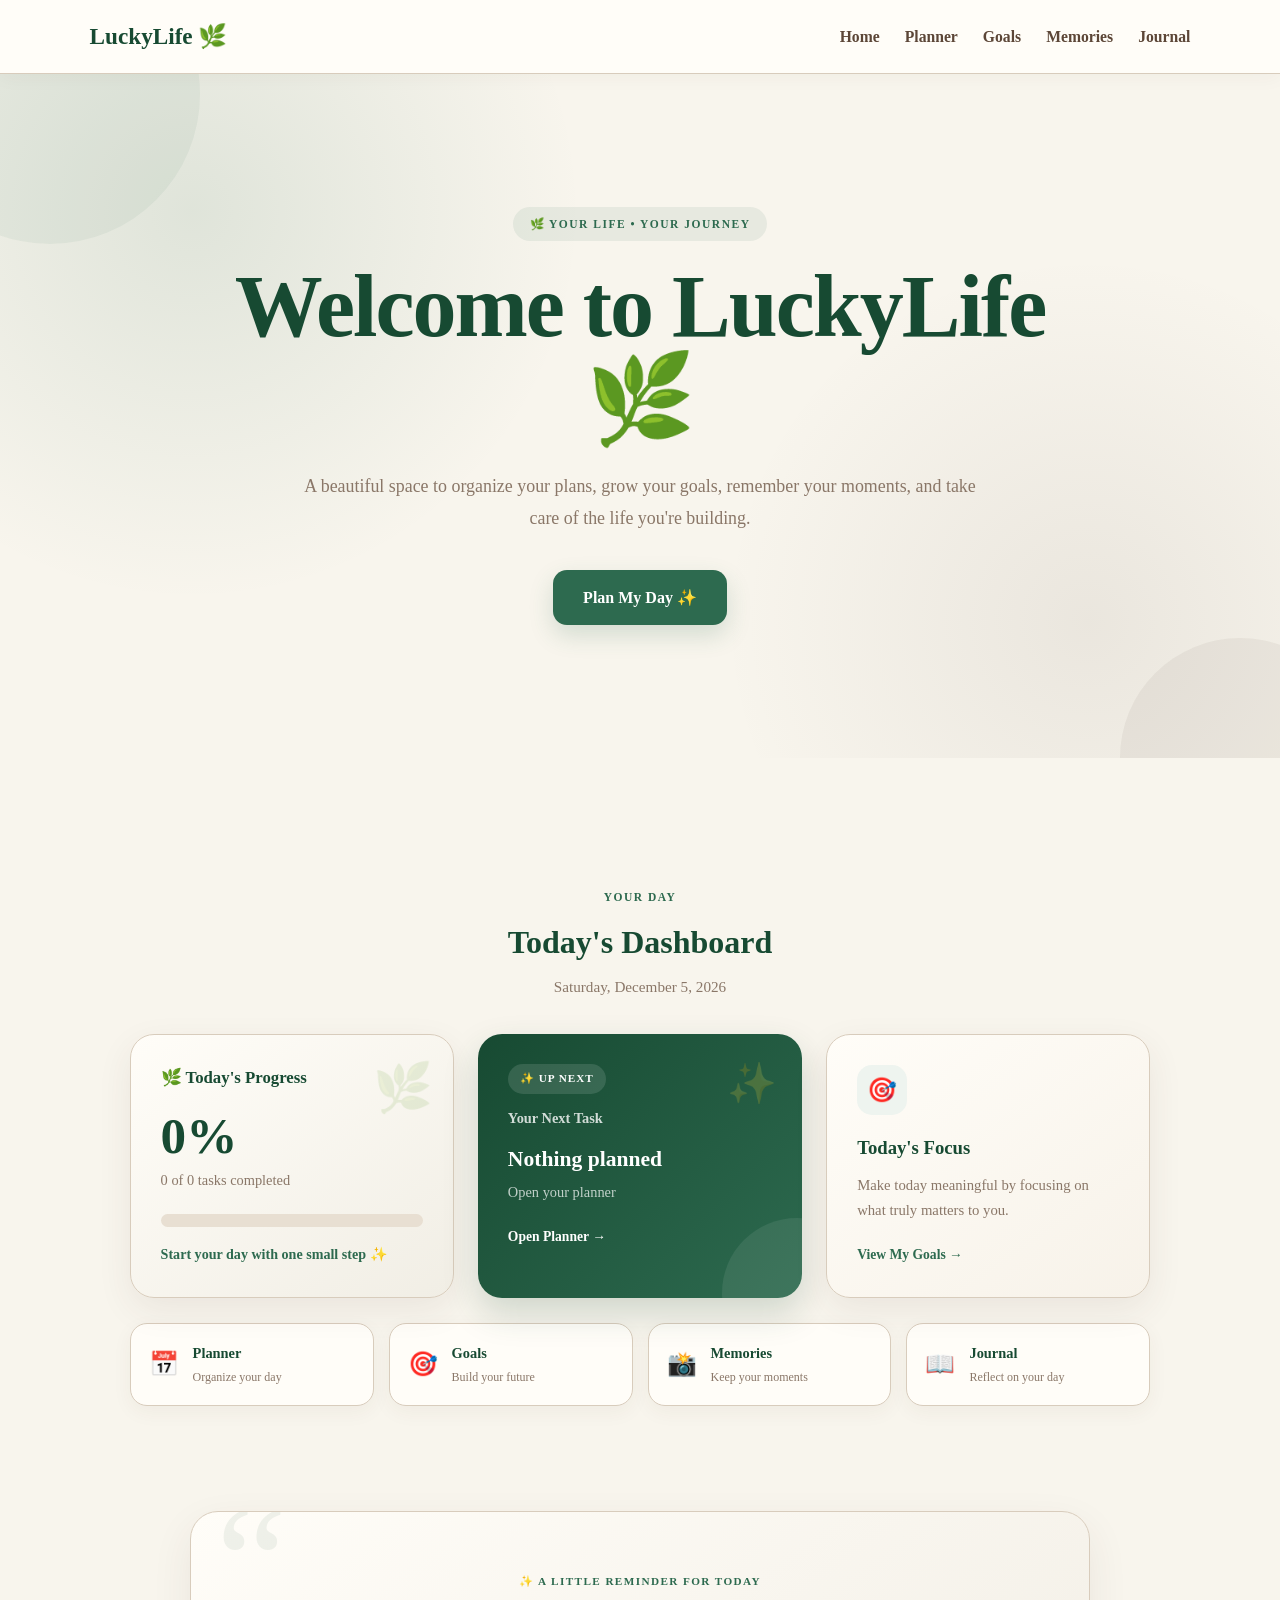
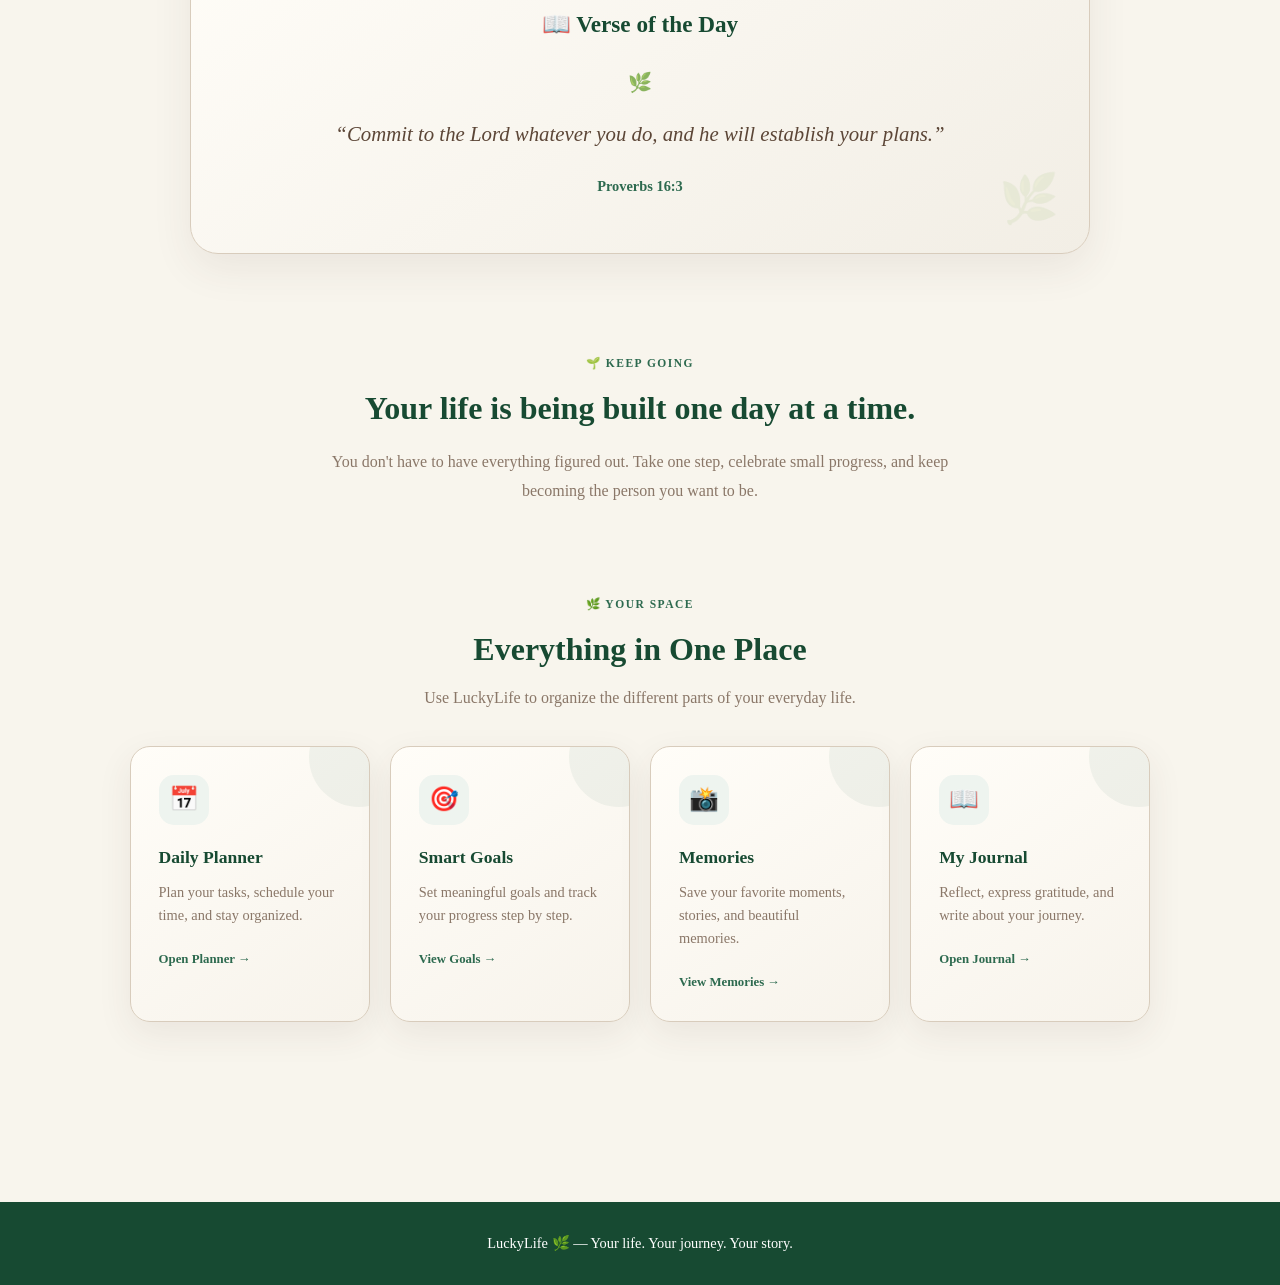
<file: index.html>
<!DOCTYPE html>
<html lang="en">
<head>
  <meta charset="UTF-8">
  <meta name="viewport" content="width=device-width, initial-scale=1.0">

  <title>LuckyLife 🌿</title>

  <!-- Shared CSS -->
  <link rel="stylesheet" href="style.css">

  <!-- Home Page CSS -->
  <link rel="stylesheet" href="css/home.css">
</head>

<body>

  <!-- ========================================
       NAVIGATION
  ======================================== -->

  <nav class="navbar">

    <div class="logo">
      LuckyLife 🌿
    </div>

    <div class="nav-links">

      <a href="index.html" class="active">
        Home
      </a>

      <a href="pages/planner.html">
        Planner
      </a>

      <a href="pages/goals.html">
        Goals
      </a>

      <a href="pages/memories.html">
        Memories
      </a>

      <a href="pages/journal.html">
        Journal
      </a>

    </div>

  </nav>


  <!-- ========================================
       HERO
  ======================================== -->

  <section class="hero">

    <div class="hero-content">

      <h1>
        Welcome to LuckyLife 🌿
      </h1>

      <p>
        A beautiful space to organize your plans,
        grow your goals, remember your moments,
        and take care of the life you're building.
      </p>

      <a href="pages/planner.html" class="hero-button">
        Plan My Day ✨
      </a>

    </div>

  </section>


  <!-- ========================================
       TODAY'S DASHBOARD
  ======================================== -->

  <main>

    <section class="dashboard">

      <div class="container">

        <div class="dashboard-heading">

          <span class="dashboard-label">
            YOUR DAY
          </span>

          <h2>
            Today's Dashboard
          </h2>

          <p id="todayDate">
            Loading today's date...
          </p>

        </div>


        <!-- Dashboard Cards -->

        <div class="dashboard-grid">


          <!-- ==================================
               PROGRESS CARD
          ================================== -->

          <div class="progress-card">

            <h3>
              🌿 Today's Progress
            </h3>

            <div
              class="progress-number"
              id="progressNumber"
            >
              0%
            </div>

            <div
              class="progress-subtitle"
              id="progressText"
            >
              0 of 0 tasks completed
            </div>

            <div class="progress">

              <div
                class="progress-bar"
                id="progressFill"
              ></div>

            </div>

            <p
              class="progress-message"
              id="progressMessage"
            >
              Start your day with one small step ✨
            </p>

          </div>


          <!-- ==================================
               NEXT TASK CARD
          ================================== -->

          <div class="next-card">

            <span class="next-task-label">
              ✨ UP NEXT
            </span>

            <h3>
              Your Next Task
            </h3>

            <div id="nextTask">
              Nothing planned
            </div>

            <div id="nextTime">
              Open your planner
            </div>

            <a
              href="pages/planner.html"
              class="next-task-link"
            >
              Open Planner →
            </a>

          </div>


          <!-- ==================================
               TODAY'S FOCUS
          ================================== -->

          <div class="focus-card">

            <div class="focus-icon">
              🎯
            </div>

            <h3>
              Today's Focus
            </h3>

            <p>
              Make today meaningful by focusing
              on what truly matters to you.
            </p>

            <a href="pages/goals.html">
              View My Goals →
            </a>

          </div>

        </div>


        <!-- ==================================
             QUICK ACTIONS
        ================================== -->

        <div class="quick-actions">

          <a
            href="pages/planner.html"
            class="quick-action"
          >
            <span>📅</span>
            <div>
              <strong>Planner</strong>
              <small>Organize your day</small>
            </div>
          </a>


          <a
            href="pages/goals.html"
            class="quick-action"
          >
            <span>🎯</span>
            <div>
              <strong>Goals</strong>
              <small>Build your future</small>
            </div>
          </a>


          <a
            href="pages/memories.html"
            class="quick-action"
          >
            <span>📸</span>
            <div>
              <strong>Memories</strong>
              <small>Keep your moments</small>
            </div>
          </a>


          <a
            href="pages/journal.html"
            class="quick-action"
          >
            <span>📖</span>
            <div>
              <strong>Journal</strong>
              <small>Reflect on your day</small>
            </div>
          </a>

        </div>

      </div>

    </section>


    <!-- ========================================
         VERSE OF THE DAY
    ======================================== -->

    <section class="verse-section">

      <div class="container">

        <div class="verse">

          <span class="verse-label">
            ✨ A LITTLE REMINDER FOR TODAY
          </span>

          <h2>
            📖 Verse of the Day
          </h2>

          <div class="verse-decoration">
            🌿
          </div>

          <p>
            “Commit to the Lord whatever you do,
            and he will establish your plans.”
          </p>

          <small>
            Proverbs 16:3
          </small>

        </div>

      </div>

    </section>


    <!-- ========================================
         MOTIVATION
    ======================================== -->

    <section class="motivation">

      <div class="container">

        <span class="section-label">
          🌱 KEEP GOING
        </span>

        <h2>
          Your life is being built one day at a time.
        </h2>

        <p>
          You don't have to have everything figured out.
          Take one step, celebrate small progress,
          and keep becoming the person you want to be.
        </p>

      </div>

    </section>


    <!-- ========================================
         FEATURES
    ======================================== -->

    <section class="features">

      <div class="container">

        <div class="section-heading">

          <span class="section-label">
            🌿 YOUR SPACE
          </span>

          <h2>
            Everything in One Place
          </h2>

          <p>
            Use LuckyLife to organize the different
            parts of your everyday life.
          </p>

        </div>


        <div class="feature-grid">


          <a
            href="pages/planner.html"
            class="feature-card"
          >

            <div class="feature-icon">
              📅
            </div>

            <h3>
              Daily Planner
            </h3>

            <p>
              Plan your tasks, schedule your time,
              and stay organized.
            </p>

            <span>
              Open Planner →
            </span>

          </a>


          <a
            href="pages/goals.html"
            class="feature-card"
          >

            <div class="feature-icon">
              🎯
            </div>

            <h3>
              Smart Goals
            </h3>

            <p>
              Set meaningful goals and track
              your progress step by step.
            </p>

            <span>
              View Goals →
            </span>

          </a>


          <a
            href="pages/memories.html"
            class="feature-card"
          >

            <div class="feature-icon">
              📸
            </div>

            <h3>
              Memories
            </h3>

            <p>
              Save your favorite moments,
              stories, and beautiful memories.
            </p>

            <span>
              View Memories →
            </span>

          </a>


          <a
            href="pages/journal.html"
            class="feature-card"
          >

            <div class="feature-icon">
              📖
            </div>

            <h3>
              My Journal
            </h3>

            <p>
              Reflect, express gratitude,
              and write about your journey.
            </p>

            <span>
              Open Journal →
            </span>

          </a>

        </div>

      </div>

    </section>

  </main>


  <!-- ========================================
       FOOTER
  ======================================== -->

  <footer>

    <p>
      LuckyLife 🌿 — Your life. Your journey. Your story.
    </p>

  </footer>


  <!-- ========================================
       HOME JAVASCRIPT
  ======================================== -->

  <script src="js/script.js"></script>

</body>
</html>
</file>
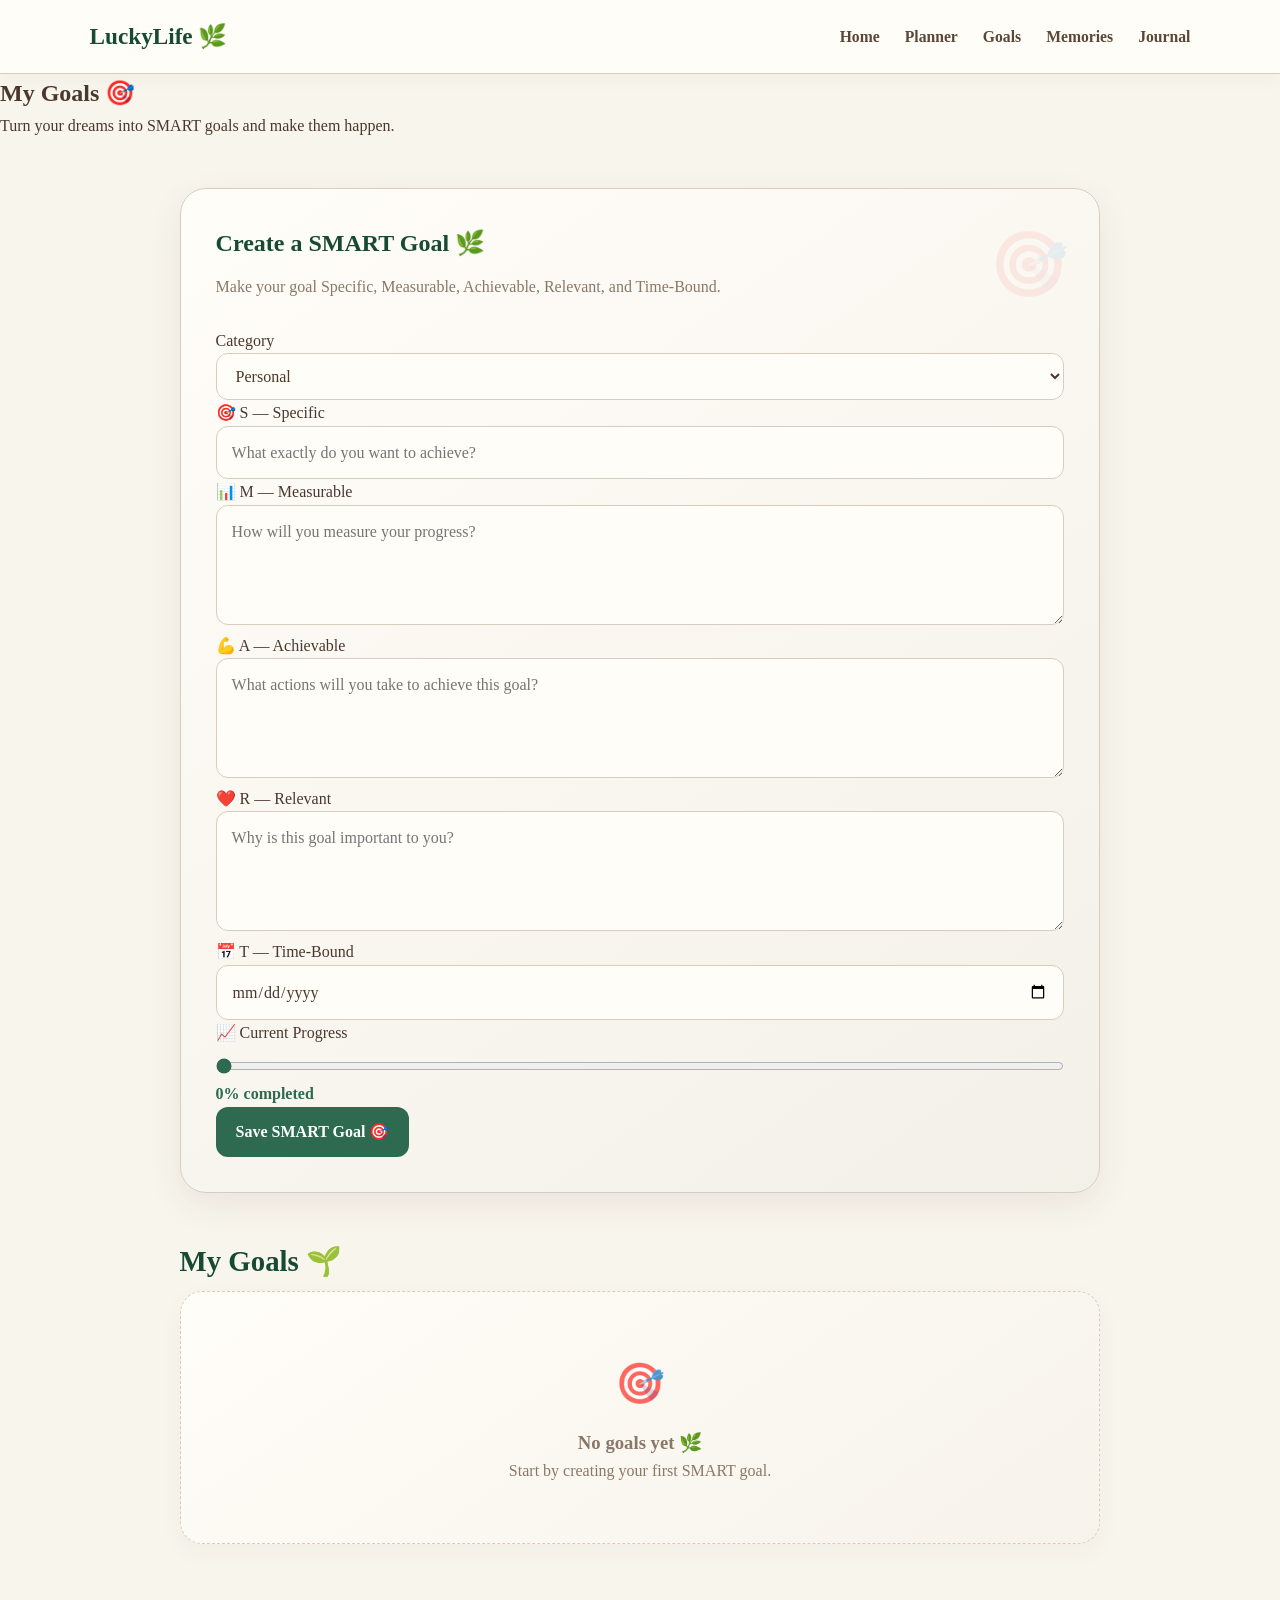
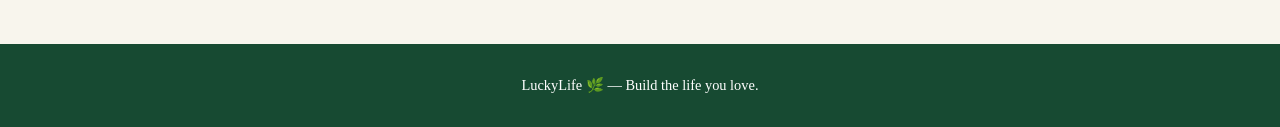
<file: pages/goals.html>
<!DOCTYPE html>
<html lang="en">
<head>
  <meta charset="UTF-8">
  <meta name="viewport" content="width=device-width, initial-scale=1.0">

  <title>LuckyLife • Goals</title>
<link rel="stylesheet" href="../style.css">
<link rel="stylesheet" href="../css/goals.css">

  <script src="../js/goals.js" defer></script>
</head>

<body>

  <!-- Navigation -->
  <nav class="navbar">
    <div class="logo">LuckyLife 🌿</div>

    <div class="nav-links">
      <a href="../index.html">Home</a>
      <a href="planner.html">Planner</a>
      <a href="goals.html" class="active">Goals</a>
      <a href="memories.html">Memories</a>
      <a href="journal.html">Journal</a>
    </div>
  </nav>


  <!-- Hero -->
  <section class="hero">
    <h1>My Goals 🎯</h1>
    <p>Turn your dreams into SMART goals and make them happen.</p>
  </section>


  <!-- SMART Goal Form -->
  <main class="goals-container">

    <section class="goal-form-section">

      <h2>Create a SMART Goal 🌿</h2>

      <p class="section-intro">
        Make your goal Specific, Measurable, Achievable, Relevant, and Time-Bound.
      </p>


      <!-- Category -->
      <div class="form-group">

        <label for="goalCategory">
          Category
        </label>

        <select id="goalCategory">

          <option value="Personal">
            Personal
          </option>

          <option value="Career">
            Career
          </option>

          <option value="Education">
            Education
          </option>

          <option value="Financial">
            Financial
          </option>

          <option value="Health">
            Health
          </option>

          <option value="Family">
            Family
          </option>

          <option value="Spiritual">
            Spiritual
          </option>

          <option value="Relationships">
            Relationships
          </option>

          <option value="Other">
            Other
          </option>

        </select>

      </div>


      <!-- Specific -->
      <div class="form-group">

        <label for="goalTitle">
          🎯 S — Specific
        </label>

        <input
          type="text"
          id="goalTitle"
          placeholder="What exactly do you want to achieve?"
        >

      </div>


      <!-- Measurable -->
      <div class="form-group">

        <label for="goalMeasure">
          📊 M — Measurable
        </label>

        <textarea
          id="goalMeasure"
          rows="3"
          placeholder="How will you measure your progress?"
        ></textarea>

      </div>


      <!-- Achievable -->
      <div class="form-group">

        <label for="goalActions">
          💪 A — Achievable
        </label>

        <textarea
          id="goalActions"
          rows="3"
          placeholder="What actions will you take to achieve this goal?"
        ></textarea>

      </div>


      <!-- Relevant -->
      <div class="form-group">

        <label for="goalWhy">
          ❤️ R — Relevant
        </label>

        <textarea
          id="goalWhy"
          rows="3"
          placeholder="Why is this goal important to you?"
        ></textarea>

      </div>


      <!-- Time Bound -->
      <div class="form-group">

        <label for="goalDeadline">
          📅 T — Time-Bound
        </label>

        <input
          type="date"
          id="goalDeadline"
        >

      </div>


      <!-- Progress -->
      <div class="form-group">

        <label for="goalProgress">
          📈 Current Progress
        </label>

        <input
          type="range"
          id="goalProgress"
          min="0"
          max="100"
          value="0"
        >

        <div id="progressValue">
          0% completed
        </div>

      </div>


      <!-- Save -->
      <button
        type="button"
        class="save-btn"
        onclick="addGoal()"
      >
        Save SMART Goal 🎯
      </button>

    </section>


    <!-- Goals Board -->
    <section class="goals-board">

      <h2>My Goals 🌱</h2>

      <div id="goalGrid">

        <div class="empty">

          <h3>No goals yet 🌿</h3>

          <p>
            Start by creating your first SMART goal.
          </p>

        </div>

      </div>

    </section>

  </main>


  <!-- Footer -->
  <footer>
    <p>LuckyLife 🌿 — Build the life you love.</p>
  </footer>

</body>
</html>
</file>
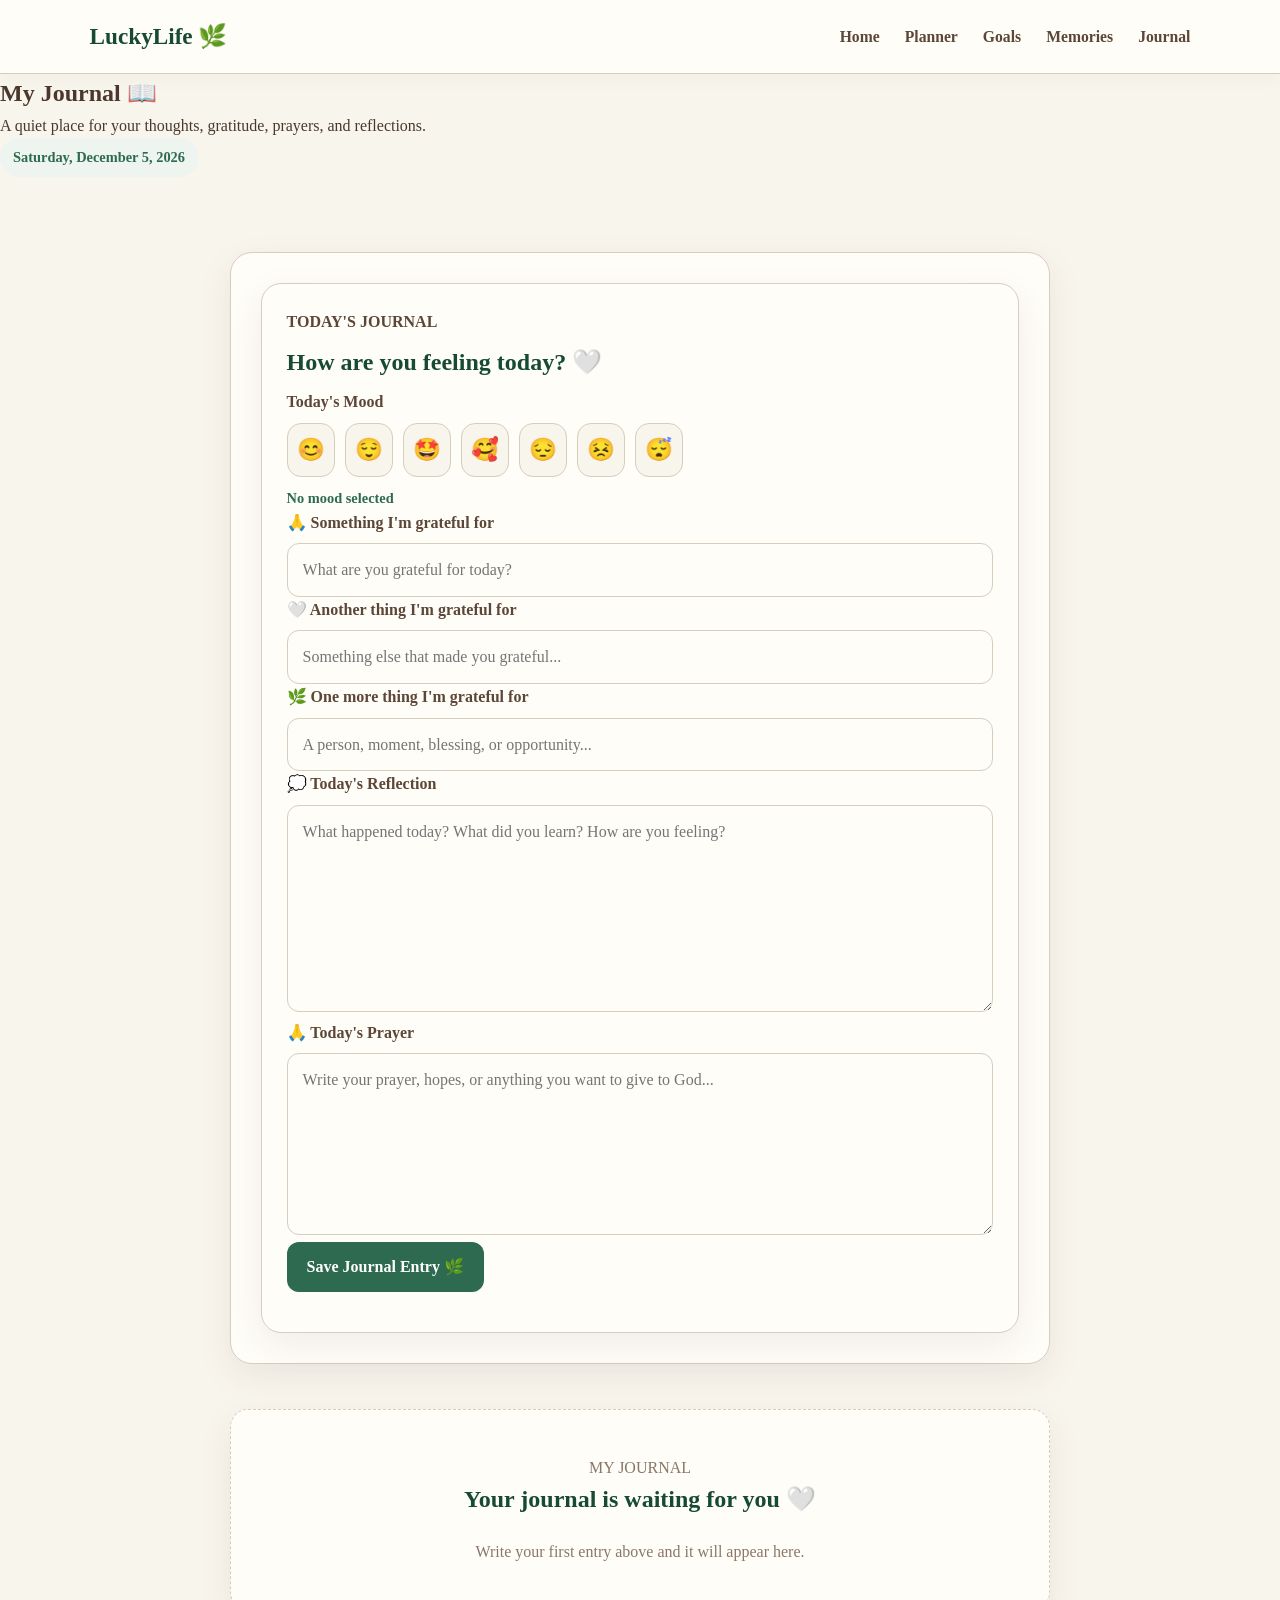
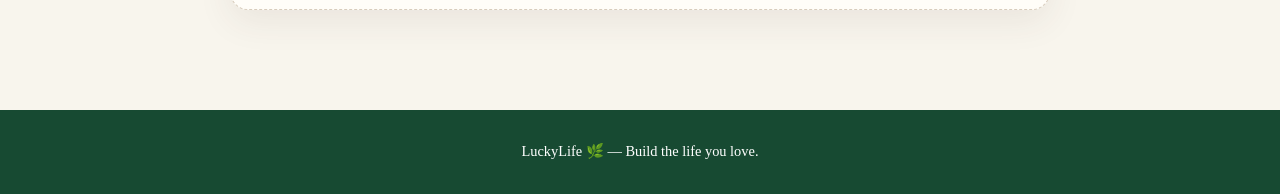
<file: pages/journal.html>
<!DOCTYPE html>
<html lang="en">
<head>
  <meta charset="UTF-8">
  <meta name="viewport" content="width=device-width, initial-scale=1.0">

  <title>LuckyLife • Journal</title>

  <link rel="stylesheet" href="../style.css">
<link rel="stylesheet" href="../css/journal.css">

  <script src="../js/journal.js" defer></script>
</head>

<body>

  <!-- Navigation -->
  <nav class="navbar">

    <div class="logo">
      LuckyLife 🌿
    </div>

    <div class="nav-links">

      <a href="../index.html">
        Home
      </a>

      <a href="planner.html">
        Planner
      </a>

      <a href="goals.html">
        Goals
      </a>

      <a href="memories.html">
        Memories
      </a>

      <a href="journal.html" class="active">
        Journal
      </a>

    </div>

  </nav>


  <!-- Hero -->
  <section class="hero">

    <h1>
      My Journal 📖
    </h1>

    <p>
      A quiet place for your thoughts, gratitude, prayers, and reflections.
    </p>

    <div id="journalDate"></div>

  </section>


  <!-- Main -->
  <main class="journal-container">


    <!-- Journal Form -->
    <section class="journal-form-section">

      <div class="card">

        <span class="label">
          TODAY'S JOURNAL
        </span>

        <h2>
          How are you feeling today? 🤍
        </h2>


        <!-- Mood -->
        <div class="form-group">

          <label>
            Today's Mood
          </label>

          <div class="mood-buttons">

            <button
              type="button"
              class="mood-btn"
              data-mood="Happy 😊">
              😊
            </button>

            <button
              type="button"
              class="mood-btn"
              data-mood="Peaceful 😌">
              😌
            </button>

            <button
              type="button"
              class="mood-btn"
              data-mood="Excited 🤩">
              🤩
            </button>

            <button
              type="button"
              class="mood-btn"
              data-mood="Grateful 🥰">
              🥰
            </button>

            <button
              type="button"
              class="mood-btn"
              data-mood="Sad 😔">
              😔
            </button>

            <button
              type="button"
              class="mood-btn"
              data-mood="Stressed 😣">
              😣
            </button>

            <button
              type="button"
              class="mood-btn"
              data-mood="Tired 😴">
              😴
            </button>

          </div>

          <p id="selectedMood">
            No mood selected
          </p>

        </div>


        <!-- Gratitude -->
        <div class="form-group">

          <label for="gratitude1">
            🙏 Something I'm grateful for
          </label>

          <input
            type="text"
            id="gratitude1"
            placeholder="What are you grateful for today?"
          >

        </div>


        <div class="form-group">

          <label for="gratitude2">
            🤍 Another thing I'm grateful for
          </label>

          <input
            type="text"
            id="gratitude2"
            placeholder="Something else that made you grateful..."
          >

        </div>


        <div class="form-group">

          <label for="gratitude3">
            🌿 One more thing I'm grateful for
          </label>

          <input
            type="text"
            id="gratitude3"
            placeholder="A person, moment, blessing, or opportunity..."
          >

        </div>


        <!-- Reflection -->
        <div class="form-group">

          <label for="reflection">
            💭 Today's Reflection
          </label>

          <textarea
            id="reflection"
            rows="7"
            placeholder="What happened today? What did you learn? How are you feeling?"
          ></textarea>

        </div>


        <!-- Prayer -->
        <div class="form-group">

          <label for="prayer">
            🙏 Today's Prayer
          </label>

          <textarea
            id="prayer"
            rows="6"
            placeholder="Write your prayer, hopes, or anything you want to give to God..."
          ></textarea>

        </div>


        <!-- Save -->
        <button
          type="button"
          id="saveJournal"
          class="save-btn"
        >
          Save Journal Entry 🌿
        </button>


        <!-- Success Message -->
        <p id="saveMessage"></p>

      </div>

    </section>


    <!-- Journal History -->
    <section
      id="journalHistory"
      class="journal-history"
    >

      <div class="card journal-empty">

        <span class="label">
          MY JOURNAL
        </span>

        <h2>
          Your journal is waiting for you 🤍
        </h2>

        <p>
          Write your first entry above and it will appear here.
        </p>

      </div>

    </section>


  </main>


  <!-- Footer -->
  <footer>

    <p>
      LuckyLife 🌿 — Build the life you love.
    </p>

  </footer>

</body>
</html>
</file>
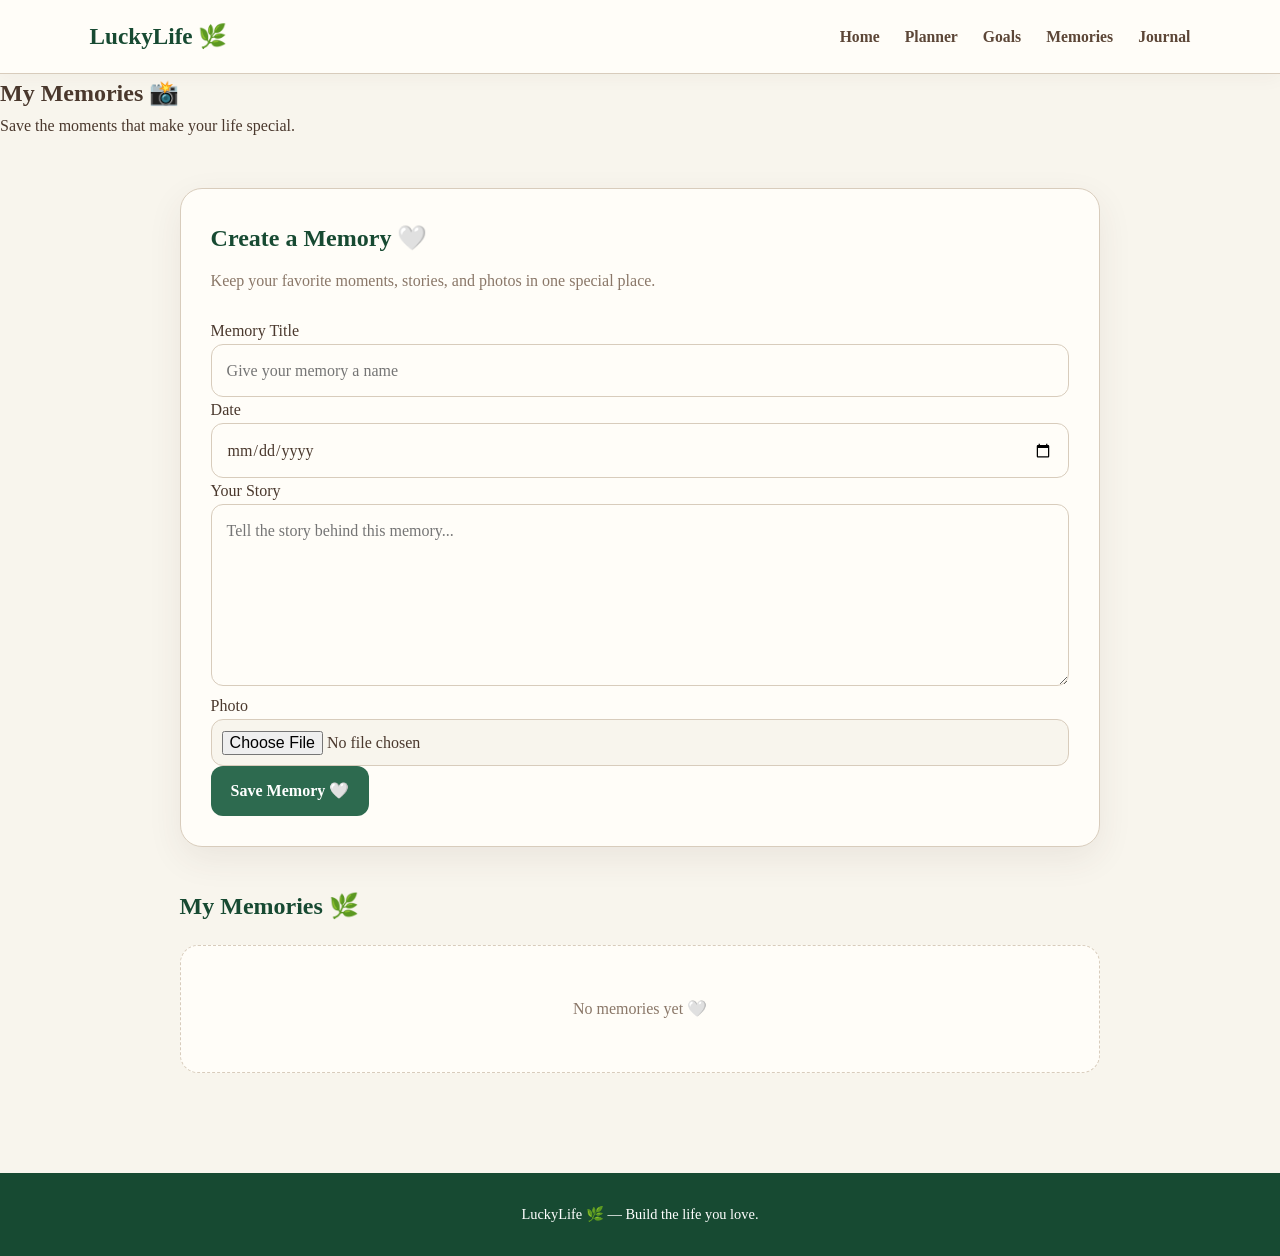
<file: pages/memories.html>
<!DOCTYPE html>
<html lang="en">
<head>
  <meta charset="UTF-8">
  <meta name="viewport" content="width=device-width, initial-scale=1.0">

  <title>LuckyLife • Memories</title>

  <link rel="stylesheet" href="../style.css">
<link rel="stylesheet" href="../css/memories.css">

  <script src="../js/memories.js" defer></script>
</head>

<body>

  <!-- Navigation -->
  <nav class="navbar">

    <div class="logo">
      LuckyLife 🌿
    </div>

    <div class="nav-links">

      <a href="../index.html">
        Home
      </a>

      <a href="planner.html">
        Planner
      </a>

      <a href="goals.html">
        Goals
      </a>

      <a href="memories.html" class="active">
        Memories
      </a>

      <a href="journal.html">
        Journal
      </a>

    </div>

  </nav>


  <!-- Hero -->
  <section class="hero">

    <h1>
      My Memories 📸
    </h1>

    <p>
      Save the moments that make your life special.
    </p>

  </section>


  <!-- Main Content -->
  <main class="memories-container">


    <!-- Add Memory -->
    <section class="memory-form-section">

      <h2>
        Create a Memory 🤍
      </h2>

      <p class="section-intro">
        Keep your favorite moments, stories, and photos in one special place.
      </p>


      <!-- Title -->
      <div class="form-group">

        <label for="memoryTitle">
          Memory Title
        </label>

        <input
          type="text"
          id="memoryTitle"
          placeholder="Give your memory a name"
        >

      </div>


      <!-- Date -->
      <div class="form-group">

        <label for="memoryDate">
          Date
        </label>

        <input
          type="date"
          id="memoryDate"
        >

      </div>


      <!-- Story -->
      <div class="form-group">

        <label for="memoryStory">
          Your Story
        </label>

        <textarea
          id="memoryStory"
          rows="6"
          placeholder="Tell the story behind this memory..."
        ></textarea>

      </div>


      <!-- Image -->
      <div class="form-group">

        <label for="memoryImage">
          Photo
        </label>

        <input
          type="file"
          id="memoryImage"
          accept="image/*"
        >

      </div>


      <!-- Save -->
      <button
        type="button"
        class="save-btn"
        onclick="saveMemory()"
      >
        Save Memory 🤍
      </button>

    </section>


    <!-- Memories -->
    <section class="memories-board">

      <h2>
        My Memories 🌿
      </h2>

      <div id="memoryGrid">

        <div class="empty">

          <h3>
            No memories yet 🤍
          </h3>

          <p>
            Start by saving your first special memory.
          </p>

        </div>

      </div>

    </section>


  </main>


  <!-- Footer -->
  <footer>

    <p>
      LuckyLife 🌿 — Build the life you love.
    </p>

  </footer>

</body>
</html>
</file>
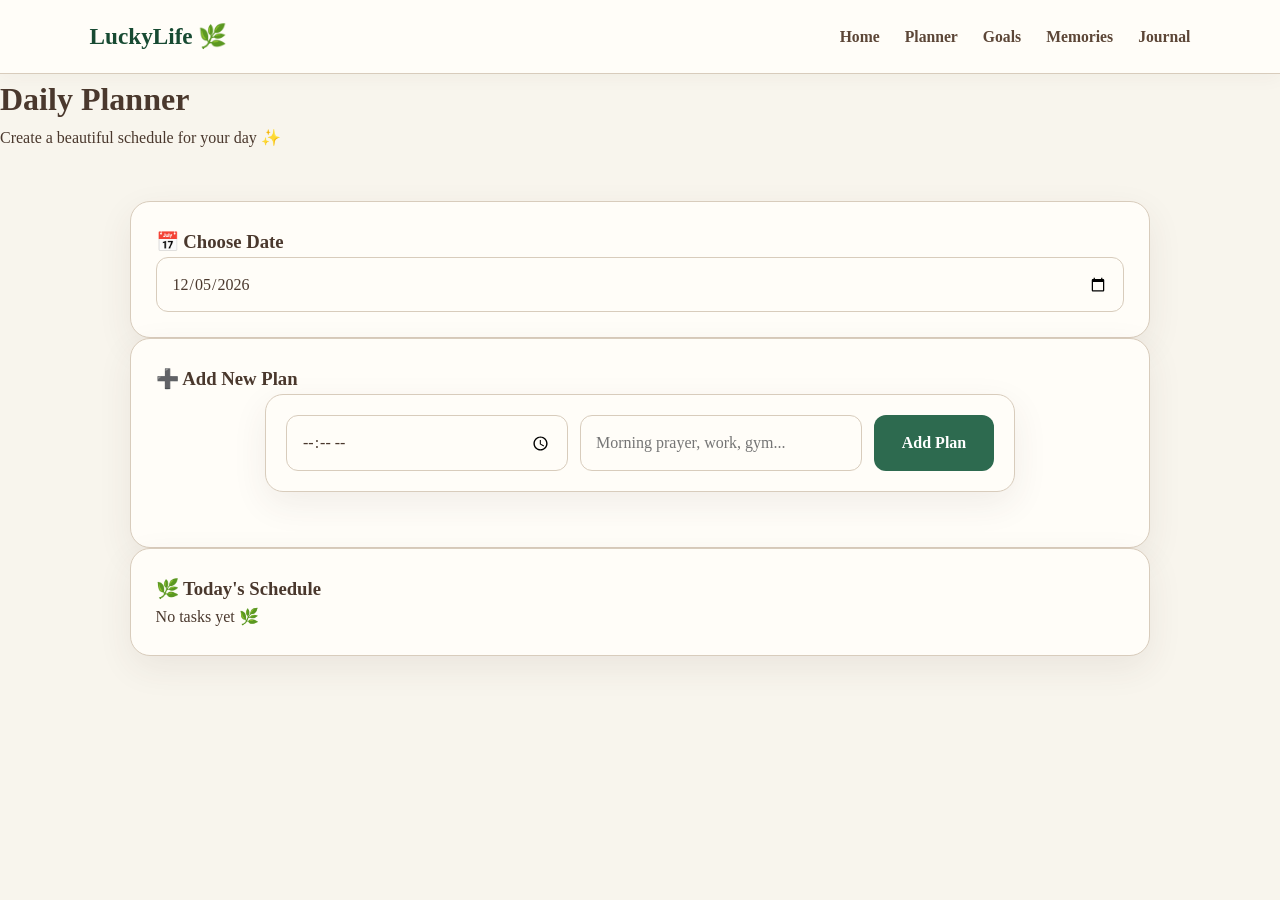
<file: pages/planner.html>
<!DOCTYPE html>
<html lang="en">
<head>
  <meta charset="UTF-8" />
  <meta name="viewport" content="width=device-width, initial-scale=1.0" />
  <title>LuckyLife • Planner</title>

  <link rel="stylesheet" href="../style.css">
<link rel="stylesheet" href="../css/planner.css">
</head>
<body>

  <!-- Navigation -->
  <nav class="navbar">
    <div class="logo">LuckyLife 🌿</div>

    <div class="nav-links">
      <a href="../index.html">Home</a>
      <a href="planner.html" class="active">Planner</a>
      <a href="goals.html">Goals</a>
      <a href="memories.html">Memories</a>
      <a href="journal.html">Journal</a>
    </div>
  </nav>

  <!-- Header -->
  <header>
    <h1>Daily Planner</h1>
    <p>Create a beautiful schedule for your day ✨</p>
  </header>

  <main>

    <!-- Date -->
    <section class="card">
      <h3>📅 Choose Date</h3>
      <input type="date" id="planner-date">
    </section>

    <!-- Add Task -->
    <section class="card">
      <h3>➕ Add New Plan</h3>

      <div class="task-form">
        <input
          type="time"
          id="task-time"
          placeholder="Time"
        >

        <input
          type="text"
          id="task-name"
          placeholder="Morning prayer, work, gym..."
        >

        <button id="add-task-btn">
          Add Plan
        </button>
      </div>
    </section>

    <!-- Schedule -->
    <section class="card">
      <h3>🌿 Today's Schedule</h3>

      <div id="task-list" class="task-list"></div>
    </section>

  </main>

  <!-- Planner JavaScript -->
  <script src="../js/planner.js"></script>

  <script>
    document
      .getElementById("add-task-btn")
      .addEventListener("click", addTask);
  </script>

</body>
</html>
</file>
<file: style.css>
/* ========================================
   LuckyLife 🌿
   SHARED / GLOBAL STYLES
======================================== */

:root {
  --green-dark: #174A32;
  --green: #2D6A4F;
  --green-light: #EEF4EF;

  --chocolate: #4A382D;
  --brown: #5C4637;
  --brown-light: #8A7768;

  --cream: #F8F5ED;
  --white: #FFFDF8;
  --beige: #E8DFD2;
  --border: #D8CCBC;

  --shadow: 0 12px 35px rgba(74, 56, 45, 0.08);
  --shadow-hover: 0 18px 45px rgba(23, 74, 50, 0.12);
}

/* ========================================
   RESET
======================================== */

* {
  margin: 0;
  padding: 0;
  box-sizing: border-box;
}

html {
  scroll-behavior: smooth;
}

body {
  font-family: Georgia, "Times New Roman", serif;
  background: var(--cream);
  color: var(--chocolate);
  line-height: 1.6;
  min-height: 100vh;
}

img {
  max-width: 100%;
  display: block;
}

button,
input,
textarea,
select {
  font: inherit;
}

button {
  cursor: pointer;
}

/* ========================================
   NAVIGATION
======================================== */

.navbar {
  width: 100%;
  background: var(--white);
  border-bottom: 1px solid var(--border);

  display: flex;
  align-items: center;
  justify-content: space-between;

  padding: 18px 7%;
  position: sticky;
  top: 0;
  z-index: 1000;

  box-shadow: 0 4px 18px rgba(74, 56, 45, 0.04);
}

.logo {
  color: var(--green-dark);
  font-size: 1.45rem;
  font-weight: bold;
  text-decoration: none;
  white-space: nowrap;
}

.nav-links {
  display: flex;
  align-items: center;
  gap: 25px;
  list-style: none;
}

.nav-links a {
  color: var(--brown);
  text-decoration: none;
  font-size: 0.98rem;
  font-weight: 600;

  position: relative;
  transition: color 0.25s ease;
}

.nav-links a::after {
  content: "";
  position: absolute;
  left: 0;
  bottom: -6px;
  width: 0;
  height: 2px;
  background: var(--green);
  transition: width 0.25s ease;
}

.nav-links a:hover {
  color: var(--green);
}

.nav-links a:hover::after {
  width: 100%;
}

/* ========================================
   SHARED MAIN
======================================== */

main {
  width: 100%;
  max-width: 1200px;
  margin: 0 auto;
  padding: 50px 7%;
}

.section-title {
  color: var(--green-dark);
  font-size: 2rem;
  margin-bottom: 25px;
}

/* ========================================
   SHARED CARD
======================================== */

.card {
  background: var(--white);
  border: 1px solid var(--border);
  border-radius: 20px;
  padding: 25px;
  box-shadow: var(--shadow);

  transition:
    transform 0.3s ease,
    box-shadow 0.3s ease;
}

.card:hover {
  transform: translateY(-4px);
  box-shadow: var(--shadow-hover);
}

/* ========================================
   FORMS
======================================== */

input,
textarea,
select {
  width: 100%;
  padding: 13px 15px;

  background: var(--white);
  color: var(--chocolate);

  border: 1px solid var(--border);
  border-radius: 12px;

  outline: none;

  transition:
    border-color 0.25s ease,
    box-shadow 0.25s ease,
    transform 0.2s ease;
}

textarea {
  min-height: 120px;
  resize: vertical;
}

input:focus,
textarea:focus,
select:focus {
  border-color: var(--green);
  box-shadow: 0 0 0 4px rgba(45, 106, 79, 0.1);
}

/* ========================================
   BUTTONS
======================================== */

button {
  border: none;
  border-radius: 12px;
  padding: 12px 20px;

  background: var(--green);
  color: white;

  font-weight: bold;

  transition:
    transform 0.2s ease,
    background 0.2s ease,
    box-shadow 0.2s ease;
}

button:hover {
  background: var(--green-dark);
  transform: translateY(-2px);
  box-shadow: 0 8px 20px rgba(23, 74, 50, 0.16);
}

button:active {
  transform: scale(0.97);
}

/* ========================================
   FOOTER
======================================== */

footer {
  margin-top: 50px;
  padding: 30px 7%;

  text-align: center;

  background: var(--green-dark);
  color: white;

  font-size: 0.9rem;
}

/* ========================================
   ANIMATIONS
======================================== */

@keyframes pageEnter {
  from {
    opacity: 0;
    transform: translateY(18px);
  }

  to {
    opacity: 1;
    transform: translateY(0);
  }
}

@keyframes titleReveal {
  from {
    opacity: 0;
    transform: translateY(12px);
  }

  to {
    opacity: 1;
    transform: translateY(0);
  }
}

/* ========================================
   RESPONSIVE
======================================== */

@media (max-width: 800px) {
  .navbar {
    flex-direction: column;
    gap: 15px;
  }

  .nav-links {
    flex-wrap: wrap;
    justify-content: center;
    gap: 15px;
  }

  main {
    padding: 35px 5%;
  }
}

@media (max-width: 500px) {
  .logo {
    font-size: 1.25rem;
  }

  .nav-links {
    gap: 10px;
  }

  .nav-links a {
    font-size: 0.88rem;
  }

  .section-title {
    font-size: 1.6rem;
  }
}

@media (prefers-reduced-motion: reduce) {
  *,
  *::before,
  *::after {
    animation-duration: 0.01ms !important;
    animation-iteration-count: 1 !important;
    transition-duration: 0.01ms !important;
    scroll-behavior: auto !important;
  }
}
</file>
<file: css/home.css>
/* ========================================
   LuckyLife 🌿
   HOME PAGE
======================================== */


/* ========================================
   HERO
======================================== */

.hero {
  min-height: 76vh;

  display: flex;
  align-items: center;
  justify-content: center;

  text-align: center;

  padding: 80px 20px;

  position: relative;
  overflow: hidden;

  background:
    radial-gradient(
      circle at 15% 20%,
      rgba(45, 106, 79, 0.12),
      transparent 32%
    ),
    radial-gradient(
      circle at 85% 80%,
      rgba(74, 56, 45, 0.08),
      transparent 30%
    ),
    var(--cream);

  animation: homeHero 0.9s ease both;
}


.hero::before {
  content: "";

  position: absolute;

  width: 300px;
  height: 300px;

  top: -130px;
  left: -100px;

  border-radius: 50%;

  background: rgba(45, 106, 79, 0.06);
}


.hero::after {
  content: "";

  position: absolute;

  width: 240px;
  height: 240px;

  bottom: -120px;
  right: -80px;

  border-radius: 50%;

  background: rgba(74, 56, 45, 0.06);
}


.hero-content {
  max-width: 850px;

  position: relative;
  z-index: 1;
}


.hero-content::before {
  content: "🌿 YOUR LIFE • YOUR JOURNEY";

  display: inline-block;

  margin-bottom: 20px;

  padding: 8px 17px;

  border-radius: 30px;

  background: rgba(45, 106, 79, 0.08);

  color: var(--green);

  font-size: 0.72rem;

  font-weight: 700;

  letter-spacing: 1.5px;

  animation: fadeDown 0.8s ease both;
}


.hero h1 {
  margin-bottom: 24px;

  color: var(--green-dark);

  font-size: clamp(2.8rem, 7vw, 5.5rem);

  line-height: 1.05;

  letter-spacing: -2px;

  animation: titleReveal 0.8s ease both;
}


.hero p {
  max-width: 680px;

  margin: 0 auto 35px;

  color: var(--brown-light);

  font-size: 1.12rem;

  line-height: 1.8;

  animation: titleReveal 1s ease 0.15s both;
}


/* ========================================
   HERO BUTTON
======================================== */

.hero-button {
  display: inline-flex;

  align-items: center;
  justify-content: center;

  padding: 15px 30px;

  border-radius: 14px;

  background: var(--green);

  color: white;

  text-decoration: none;

  font-weight: 700;

  box-shadow:
    0 10px 25px rgba(45, 106, 79, 0.18);

  transition:
    transform 0.25s ease,
    background 0.25s ease,
    box-shadow 0.25s ease;
}


.hero-button:hover {
  background: var(--green-dark);

  transform: translateY(-5px);

  box-shadow:
    0 18px 35px rgba(45, 106, 79, 0.25);
}


/* ========================================
   DASHBOARD
======================================== */

.dashboard {
  padding: 75px 0;
}


.dashboard-heading {
  text-align: center;

  margin-bottom: 35px;
}


.dashboard-label,
.section-label {
  display: inline-block;

  margin-bottom: 10px;

  color: var(--green);

  font-size: 0.72rem;

  font-weight: 800;

  letter-spacing: 1.5px;
}


.dashboard-heading h2 {
  margin-bottom: 7px;

  color: var(--green-dark);

  font-size: 2rem;
}


.dashboard-heading p {
  color: var(--brown-light);

  font-size: 0.95rem;
}


.dashboard-grid {
  display: grid;

  grid-template-columns:
    repeat(3, minmax(0, 1fr));

  gap: 24px;
}


/* ========================================
   PROGRESS CARD
======================================== */

.progress-card {
  position: relative;

  padding: 30px;

  background:
    linear-gradient(
      145deg,
      var(--white),
      #f1eee5
    );

  border: 1px solid var(--border);

  border-radius: 24px;

  box-shadow: var(--shadow);

  overflow: hidden;

  transition:
    transform 0.3s ease,
    box-shadow 0.3s ease;
}


.progress-card::before {
  content: "🌿";

  position: absolute;

  right: 20px;
  top: 15px;

  font-size: 3rem;

  opacity: 0.12;
}


.progress-card:hover {
  transform: translateY(-6px);

  box-shadow: var(--shadow-hover);
}


.progress-card h3 {
  margin-bottom: 18px;

  color: var(--green-dark);

  font-size: 1.05rem;
}


.progress-number {
  color: var(--green-dark);

  font-size: 3.2rem;

  font-weight: 800;

  line-height: 1;

  margin-bottom: 8px;
}


.progress-subtitle {
  color: var(--brown-light);

  font-size: 0.9rem;

  margin-bottom: 22px;
}


.progress {
  width: 100%;

  height: 13px;

  background: var(--beige);

  border-radius: 30px;

  overflow: hidden;
}


.progress-bar {
  height: 100%;

  width: 0;

  background:
    linear-gradient(
      90deg,
      var(--green),
      #6b9b7d
    );

  border-radius: 30px;

  transition: width 0.8s ease;
}


.progress-message {
  margin-top: 16px;

  color: var(--green);

  font-size: 0.88rem;

  font-weight: 600;
}


/* ========================================
   NEXT TASK
======================================== */

.next-card {
  position: relative;

  padding: 30px;

  background:
    linear-gradient(
      135deg,
      var(--green-dark),
      var(--green)
    );

  border-radius: 24px;

  color: white;

  box-shadow:
    0 15px 35px rgba(23, 74, 50, 0.18);

  overflow: hidden;

  transition:
    transform 0.3s ease,
    box-shadow 0.3s ease;
}


.next-card::before {
  content: "✨";

  position: absolute;

  right: 25px;
  top: 18px;

  font-size: 2.5rem;

  opacity: 0.18;
}


.next-card::after {
  content: "";

  position: absolute;

  width: 150px;
  height: 150px;

  right: -70px;
  bottom: -70px;

  border-radius: 50%;

  background: rgba(255, 255, 255, 0.08);
}


.next-card:hover {
  transform: translateY(-6px);

  box-shadow:
    0 20px 45px rgba(23, 74, 50, 0.24);
}


.next-task-label {
  display: inline-block;

  margin-bottom: 13px;

  padding: 6px 12px;

  border-radius: 20px;

  background: rgba(255, 255, 255, 0.12);

  color: white;

  font-size: 0.7rem;

  font-weight: 700;

  letter-spacing: 1px;
}


.next-card h3 {
  margin-bottom: 14px;

  color: rgba(255, 255, 255, 0.8);

  font-size: 0.9rem;
}


#nextTask {
  position: relative;

  z-index: 1;

  margin-bottom: 7px;

  color: white;

  font-size: 1.35rem;

  font-weight: 700;

  line-height: 1.4;
}


#nextTime {
  position: relative;

  z-index: 1;

  color: rgba(255, 255, 255, 0.72);

  font-size: 0.9rem;
}


.next-task-link {
  position: relative;

  z-index: 1;

  display: inline-block;

  margin-top: 22px;

  color: white;

  text-decoration: none;

  font-size: 0.85rem;

  font-weight: 700;

  transition:
    transform 0.2s ease;
}


.next-task-link:hover {
  transform: translateX(4px);
}


/* ========================================
   FOCUS CARD
======================================== */

.focus-card {
  position: relative;

  padding: 30px;

  background:
    linear-gradient(
      145deg,
      var(--white),
      #f7f2e9
    );

  border: 1px solid var(--border);

  border-radius: 24px;

  box-shadow: var(--shadow);

  transition:
    transform 0.3s ease,
    box-shadow 0.3s ease;
}


.focus-card:hover {
  transform: translateY(-6px);

  box-shadow: var(--shadow-hover);
}


.focus-icon {
  width: 50px;
  height: 50px;

  display: flex;

  align-items: center;
  justify-content: center;

  margin-bottom: 18px;

  border-radius: 15px;

  background: var(--green-light);

  font-size: 1.5rem;
}


.focus-card h3 {
  margin-bottom: 10px;

  color: var(--green-dark);
}


.focus-card p {
  margin-bottom: 18px;

  color: var(--brown-light);

  font-size: 0.92rem;

  line-height: 1.7;
}


.focus-card a {
  color: var(--green);

  text-decoration: none;

  font-size: 0.85rem;

  font-weight: 700;
}


/* ========================================
   QUICK ACTIONS
======================================== */

.quick-actions {
  display: grid;

  grid-template-columns:
    repeat(4, 1fr);

  gap: 15px;

  margin-top: 25px;
}


.quick-action {
  display: flex;

  align-items: center;

  gap: 14px;

  padding: 18px;

  background: var(--white);

  border: 1px solid var(--border);

  border-radius: 17px;

  text-decoration: none;

  box-shadow:
    0 6px 20px rgba(74, 56, 45, 0.05);

  transition:
    transform 0.25s ease,
    box-shadow 0.25s ease;
}


.quick-action:hover {
  transform: translateY(-4px);

  box-shadow: var(--shadow-hover);
}


.quick-action > span {
  font-size: 1.5rem;
}


.quick-action strong {
  display: block;

  color: var(--green-dark);

  font-size: 0.9rem;
}


.quick-action small {
  display: block;

  margin-top: 3px;

  color: var(--brown-light);

  font-size: 0.75rem;
}


/* ========================================
   VERSE SECTION
======================================== */

.verse-section {
  padding: 30px 0 20px;
}


.verse {
  position: relative;

  max-width: 900px;

  margin: 0 auto;

  padding: 55px 45px;

  text-align: center;

  background:
    linear-gradient(
      145deg,
      var(--white),
      #f2eee5
    );

  border: 1px solid var(--border);

  border-radius: 28px;

  box-shadow:
    0 15px 40px rgba(74, 56, 45, 0.08);

  overflow: hidden;
}


.verse::before {
  content: "“";

  position: absolute;

  top: -30px;
  left: 25px;

  color: rgba(45, 106, 79, 0.08);

  font-family: Georgia, serif;

  font-size: 10rem;

  line-height: 1;
}


.verse::after {
  content: "🌿";

  position: absolute;

  right: 30px;
  bottom: 15px;

  font-size: 3rem;

  opacity: 0.08;
}


.verse-label {
  position: relative;

  z-index: 1;

  display: inline-block;

  margin-bottom: 15px;

  color: var(--green);

  font-size: 0.7rem;

  font-weight: 800;

  letter-spacing: 1.4px;
}


.verse h2 {
  position: relative;

  z-index: 1;

  margin-bottom: 25px;

  color: var(--green-dark);

  font-size: 1.45rem;
}


.verse-decoration {
  position: relative;

  z-index: 1;

  margin-bottom: 15px;

  font-size: 1.2rem;

  opacity: 0.7;
}


.verse p {
  position: relative;

  z-index: 1;

  max-width: 720px;

  margin: auto;

  color: var(--brown);

  font-family: Georgia, serif;

  font-size: 1.3rem;

  line-height: 1.9;

  font-style: italic;
}


.verse small {
  position: relative;

  z-index: 1;

  display: block;

  margin-top: 22px;

  color: var(--green);

  font-size: 0.9rem;

  font-weight: 700;
}


/* ========================================
   MOTIVATION
======================================== */

.motivation {
  padding: 75px 0 55px;

  text-align: center;
}


.motivation h2 {
  max-width: 700px;

  margin: 0 auto 14px;

  color: var(--green-dark);

  font-size: 2rem;
}


.motivation p {
  max-width: 650px;

  margin: auto;

  color: var(--brown-light);

  line-height: 1.8;
}


/* ========================================
   FEATURES
======================================== */

.features {
  padding: 30px 0 80px;
}


.section-heading {
  text-align: center;

  margin-bottom: 35px;
}


.section-heading h2 {
  margin-bottom: 10px;

  color: var(--green-dark);

  font-size: 2rem;
}


.section-heading p {
  color: var(--brown-light);
}


.feature-grid {
  display: grid;

  grid-template-columns:
    repeat(4, minmax(0, 1fr));

  gap: 20px;
}


.feature-card {
  display: block;

  min-height: 220px;

  padding: 28px;

  position: relative;

  background:
    linear-gradient(
      145deg,
      var(--white),
      #f7f3eb
    );

  border: 1px solid var(--border);

  border-radius: 20px;

  color: inherit;

  text-decoration: none;

  box-shadow: var(--shadow);

  overflow: hidden;

  transition:
    transform 0.3s ease,
    box-shadow 0.3s ease,
    border-color 0.3s ease;
}


.feature-card::before {
  content: "";

  position: absolute;

  width: 100px;
  height: 100px;

  top: -40px;
  right: -40px;

  border-radius: 50%;

  background: rgba(45, 106, 79, 0.06);

  transition:
    transform 0.4s ease;
}


.feature-card:hover {
  transform: translateY(-8px);

  box-shadow: var(--shadow-hover);

  border-color: rgba(45, 106, 79, 0.25);
}


.feature-card:hover::before {
  transform: scale(1.8);
}


.feature-icon {
  position: relative;

  z-index: 1;

  width: 50px;
  height: 50px;

  display: flex;

  align-items: center;
  justify-content: center;

  margin-bottom: 18px;

  border-radius: 15px;

  background: var(--green-light);

  font-size: 1.5rem;
}


.feature-card h3 {
  position: relative;

  z-index: 1;

  margin-bottom: 10px;

  color: var(--green-dark);

  font-size: 1.1rem;
}


.feature-card p {
  position: relative;

  z-index: 1;

  margin-bottom: 18px;

  color: var(--brown-light);

  line-height: 1.6;

  font-size: 0.9rem;
}


.feature-card span {
  position: relative;

  z-index: 1;

  color: var(--green);

  font-size: 0.8rem;

  font-weight: 700;
}


/* ========================================
   ANIMATIONS
======================================== */

@keyframes homeHero {

  from {
    opacity: 0;

    transform:
      translateY(25px);
  }

  to {
    opacity: 1;

    transform:
      translateY(0);
  }

}


@keyframes titleReveal {

  from {
    opacity: 0;

    transform:
      translateY(15px);
  }

  to {
    opacity: 1;

    transform:
      translateY(0);
  }

}


@keyframes fadeDown {

  from {
    opacity: 0;

    transform:
      translateY(-10px);
  }

  to {
    opacity: 1;

    transform:
      translateY(0);
  }

}


/* ========================================
   RESPONSIVE
======================================== */

@media (max-width: 1050px) {

  .dashboard-grid {
    grid-template-columns: 1fr 1fr;
  }

  .focus-card {
    grid-column: span 2;
  }

  .quick-actions {
    grid-template-columns: 1fr 1fr;
  }

  .feature-grid {
    grid-template-columns: 1fr 1fr;
  }

}


@media (max-width: 700px) {

  .hero {
    min-height: 68vh;

    padding: 60px 20px;
  }


  .hero h1 {
    font-size:
      clamp(2.5rem, 12vw, 4rem);

    letter-spacing: -1px;
  }


  .hero p {
    font-size: 1rem;

    line-height: 1.7;
  }


  .hero-button {
    width: 100%;
  }


  .dashboard {
    padding: 50px 0;
  }


  .dashboard-grid {
    grid-template-columns: 1fr;
  }


  .focus-card {
    grid-column: span 1;
  }


  .quick-actions {
    grid-template-columns: 1fr;
  }


  .verse {
    padding:
      45px 22px;
  }


  .verse p {
    font-size: 1.1rem;

    line-height: 1.8;
  }


  .motivation {
    padding: 55px 0 40px;
  }


  .motivation h2,
  .section-heading h2 {
    font-size: 1.7rem;
  }


  .feature-grid {
    grid-template-columns: 1fr;
  }

}


@media (max-width: 450px) {

  .hero {
    padding:
      50px 18px;
  }


  .hero-content::before {
    font-size: 0.63rem;

    letter-spacing: 1px;
  }


  .progress-card,
  .next-card,
  .focus-card {
    padding: 25px;
  }


  .progress-number {
    font-size: 2.8rem;
  }


  .next-card {
    min-height: 220px;
  }


  .verse {
    border-radius: 22px;
  }

}
</file>
<file: css/goals.css>
/* ========================================
   LuckyLife 🌿
   GOALS PAGE
======================================== */


/* ========================================
   GOALS CONTAINER
======================================== */

.goals-container {
  max-width: 1100px;

  margin: 0 auto;

  animation: pageEnter 0.7s ease both;
}


/* ========================================
   PAGE INTRO
======================================== */

.goals-container > h1 {
  color: var(--green-dark);

  font-size: 2.4rem;

  margin-bottom: 8px;
}


.goals-container > p {
  color: var(--brown-light);

  margin-bottom: 35px;

  line-height: 1.7;
}


/* ========================================
   GOAL FORM
======================================== */

.goal-form-section {
  position: relative;

  background:
    linear-gradient(
      145deg,
      var(--white),
      #f3f0e8
    );

  padding: 35px;

  border: 1px solid var(--border);

  border-radius: 26px;

  box-shadow: var(--shadow);

  margin-bottom: 45px;

  overflow: hidden;

  animation: formEnter 0.8s ease both;
}


.goal-form-section::before {
  content: "🎯";

  position: absolute;

  right: 30px;
  top: 25px;

  font-size: 4rem;

  opacity: 0.08;
}


.goal-form-section h1,
.goal-form-section h2 {
  position: relative;

  color: var(--green-dark);

  margin-bottom: 10px;
}


.goal-form-section > p {
  position: relative;

  max-width: 700px;

  color: var(--brown-light);

  margin-bottom: 28px;

  line-height: 1.7;
}


/* ========================================
   FORM
======================================== */

.goal-form {
  display: grid;

  grid-template-columns:
    repeat(2, minmax(0, 1fr));

  gap: 20px;

  position: relative;
}


.goal-form .full-width {
  grid-column: 1 / -1;
}


.goal-form label {
  display: block;

  margin-bottom: 8px;

  color: var(--brown);

  font-size: 0.9rem;

  font-weight: 700;
}


/* Inputs */

.goal-form input,
.goal-form select,
.goal-form textarea {
  width: 100%;

  padding: 13px 15px;

  background: var(--white);

  border: 1px solid var(--border);

  border-radius: 13px;

  color: var(--brown);

  font-family: inherit;

  font-size: 0.95rem;

  outline: none;

  transition:
    border-color 0.25s ease,
    box-shadow 0.25s ease,
    transform 0.25s ease;
}


.goal-form input:focus,
.goal-form select:focus,
.goal-form textarea:focus {
  border-color: var(--green);

  box-shadow:
    0 0 0 4px rgba(45, 106, 79, 0.08);
}


.goal-form textarea {
  min-height: 100px;

  resize: vertical;
}


/* Add Goal button */

.goal-form button {
  grid-column: 1 / -1;

  margin-top: 5px;

  padding: 14px 25px;

  border: none;

  border-radius: 14px;

  background: var(--green);

  color: white;

  font-weight: 700;

  cursor: pointer;

  box-shadow:
    0 10px 22px rgba(45, 106, 79, 0.15);

  transition:
    transform 0.25s ease,
    background 0.25s ease,
    box-shadow 0.25s ease;
}


.goal-form button:hover {
  background: var(--green-dark);

  transform: translateY(-3px);

  box-shadow:
    0 15px 30px rgba(45, 106, 79, 0.22);
}


/* ========================================
   PROGRESS SLIDER
======================================== */

.progress-wrapper {
  grid-column: 1 / -1;

  padding: 20px;

  background: var(--green-light);

  border-radius: 16px;

  border: 1px solid rgba(45, 106, 79, 0.08);
}


.progress-wrapper label {
  display: flex;

  justify-content: space-between;

  align-items: center;
}


#goalProgress {
  width: 100%;

  padding: 0;

  margin-top: 12px;

  border: none;

  box-shadow: none;

  accent-color: var(--green);

  cursor: pointer;
}


#progressValue {
  color: var(--green);

  font-weight: 800;
}


/* ========================================
   GOALS BOARD
======================================== */

.goals-board {
  margin-top: 40px;
}


.goals-board h2 {
  color: var(--green-dark);

  margin-bottom: 7px;

  font-size: 1.8rem;
}


.goals-board > p {
  color: var(--brown-light);

  margin-bottom: 25px;
}


#goalGrid {
  display: grid;

  grid-template-columns:
    repeat(2, minmax(0, 1fr));

  gap: 24px;
}


/* ========================================
   GOAL CARD
======================================== */

.goal-card {
  position: relative;

  background:
    linear-gradient(
      145deg,
      var(--white),
      #f7f3eb
    );

  padding: 28px;

  border: 1px solid var(--border);

  border-radius: 23px;

  box-shadow: var(--shadow);

  overflow: hidden;

  transition:
    transform 0.3s ease,
    box-shadow 0.3s ease,
    border-color 0.3s ease;

  animation: cardReveal 0.6s ease both;
}


.goal-card::after {
  content: "🌱";

  position: absolute;

  right: 20px;
  top: 15px;

  font-size: 2.5rem;

  opacity: 0.08;

  pointer-events: none;
}


.goal-card:hover {
  transform: translateY(-7px);

  box-shadow: var(--shadow-hover);

  border-color:
    rgba(45, 106, 79, 0.22);
}


.goal-card h3 {
  position: relative;

  z-index: 1;

  color: var(--green-dark);

  margin-bottom: 10px;

  font-size: 1.25rem;

  line-height: 1.4;
}


/* ========================================
   GOAL CATEGORY
======================================== */

.goal-category {
  display: inline-flex;

  align-items: center;

  padding: 6px 12px;

  margin-bottom: 17px;

  border-radius: 30px;

  background: var(--green-light);

  color: var(--green);

  font-size: 0.75rem;

  font-weight: 800;

  letter-spacing: 0.3px;
}


.goal-card p {
  color: var(--brown-light);

  margin-bottom: 9px;

  line-height: 1.6;

  font-size: 0.92rem;
}


/* ========================================
   GOAL PROGRESS
======================================== */

.goal-progress {
  margin-top: 22px;

  padding: 17px;

  background: #f1ede4;

  border-radius: 15px;
}


.goal-progress-bar {
  width: 100%;

  height: 10px;

  background: var(--beige);

  border-radius: 30px;

  overflow: hidden;
}


.goal-fill {
  height: 100%;

  background:
    linear-gradient(
      90deg,
      var(--green),
      #6b9b7d
    );

  border-radius: 30px;

  transition: width 0.7s ease;
}


.goal-progress-text {
  display: flex;

  justify-content: space-between;

  margin-top: 9px;

  color: var(--brown-light);

  font-size: 0.8rem;

  font-weight: 600;
}


/* ========================================
   SMART DETAILS
======================================== */

.smart-details {
  margin-top: 22px;

  display: grid;

  gap: 10px;
}


.smart-detail {
  padding: 13px 15px;

  background:
    linear-gradient(
      90deg,
      var(--green-light),
      #f0f5f0
    );

  border-radius: 13px;

  border-left: 3px solid var(--green);

  transition:
    transform 0.25s ease,
    background 0.25s ease;
}


.smart-detail:hover {
  transform: translateX(5px);

  background: #e5efe7;
}


.smart-detail strong {
  display: block;

  color: var(--green-dark);

  font-size: 0.8rem;

  margin-bottom: 4px;
}


.smart-detail span {
  color: var(--brown-light);

  font-size: 0.87rem;

  line-height: 1.5;
}


/* ========================================
   GOAL ACTIONS
======================================== */

.goal-actions {
  display: flex;

  gap: 10px;

  margin-top: 22px;
}


.goal-actions button {
  flex: 1;

  padding: 11px 14px;

  border: none;

  border-radius: 12px;

  color: white;

  font-family: inherit;

  font-weight: 700;

  cursor: pointer;

  transition:
    transform 0.2s ease,
    opacity 0.2s ease;
}


.goal-actions button:hover {
  transform: translateY(-2px);

  opacity: 0.92;
}


.progress-btn {
  background: var(--brown);
}


.progress-btn:hover {
  background: var(--chocolate);
}


.delete-btn {
  background: #8B4A42;
}


.delete-btn:hover {
  background: #713830;
}


/* ========================================
   EMPTY GOALS
======================================== */

.empty {
  grid-column: 1 / -1;

  padding: 60px 25px;

  text-align: center;

  background:
    linear-gradient(
      145deg,
      var(--white),
      #f7f3eb
    );

  border: 1px dashed var(--border);

  border-radius: 22px;

  color: var(--brown-light);

  box-shadow:
    0 8px 25px rgba(74, 56, 45, 0.04);
}


.empty::before {
  content: "🎯";

  display: block;

  margin-bottom: 12px;

  font-size: 2.5rem;

  opacity: 0.7;
}


/* ========================================
   ANIMATIONS
======================================== */

@keyframes pageEnter {

  from {
    opacity: 0;

    transform:
      translateY(20px);
  }

  to {
    opacity: 1;

    transform:
      translateY(0);
  }

}


@keyframes formEnter {

  from {
    opacity: 0;

    transform:
      translateY(25px);
  }

  to {
    opacity: 1;

    transform:
      translateY(0);
  }

}


@keyframes cardReveal {

  from {
    opacity: 0;

    transform:
      translateY(20px);
  }

  to {
    opacity: 1;

    transform:
      translateY(0);
  }

}


/* ========================================
   RESPONSIVE
======================================== */

@media (max-width: 900px) {

  #goalGrid {
    grid-template-columns: 1fr;
  }

}


@media (max-width: 750px) {

  .goal-form {
    grid-template-columns: 1fr;
  }


  .goal-form .full-width,
  .goal-form button,
  .progress-wrapper {
    grid-column: auto;
  }


  .goal-form-section {
    padding: 27px;
  }


  .goals-container > h1 {
    font-size: 2rem;
  }

}


@media (max-width: 500px) {

  .goal-form-section {
    padding: 21px;

    border-radius: 20px;
  }


  .goal-card {
    padding: 23px;

    border-radius: 20px;
  }


  .goal-actions {
    flex-direction: column;
  }


  .goal-actions button {
    width: 100%;
  }


  .progress-number {
    font-size: 2.7rem;
  }

}
</file>
<file: css/journal.css>
/* ========================================
   LuckyLife 🌿
   JOURNAL PAGE
======================================== */

.journal-container {
  max-width: 1000px;
  margin: 0 auto;

  animation: pageEnter 0.7s ease both;
}

/* ========================================
   JOURNAL FORM
======================================== */

.journal-form-section {
  background: var(--white);

  padding: 30px;

  border: 1px solid var(--border);
  border-radius: 22px;

  box-shadow: var(--shadow);

  margin-bottom: 45px;

  animation: formEnter 0.8s ease both;
}

.journal-form-section h1,
.journal-form-section h2 {
  color: var(--green-dark);
  margin-bottom: 8px;
}

.journal-form-section > p {
  color: var(--brown-light);
  margin-bottom: 25px;
}

/* ========================================
   JOURNAL DATE
======================================== */

#journalDate {
  display: inline-block;

  padding: 8px 13px;

  background: var(--green-light);

  color: var(--green);

  border-radius: 20px;

  font-size: 0.9rem;
  font-weight: bold;

  margin-bottom: 25px;
}

/* ========================================
   FORM GROUP
======================================== */

.journal-form-section label,
.journal-form-section .label {
  display: block;

  color: var(--brown);

  font-weight: bold;

  margin-bottom: 8px;
}

.journal-field {
  margin-bottom: 22px;
}

/* ========================================
   MOOD
======================================== */

.mood-buttons {
  display: flex;

  flex-wrap: wrap;

  gap: 10px;

  margin-bottom: 10px;
}

.mood-btn {
  min-width: 48px;
  min-height: 48px;

  padding: 8px;

  background: var(--cream);

  color: var(--chocolate);

  border: 1px solid var(--border);

  border-radius: 14px;

  font-size: 1.4rem;

  box-shadow: none;

  transition:
    transform 0.2s ease,
    background 0.2s ease,
    border-color 0.2s ease;
}

.mood-btn:hover {
  background: var(--green-light);

  border-color: var(--green);

  transform: translateY(-3px);

  box-shadow: none;
}

.mood-btn.selected {
  background: var(--green-light);

  border: 2px solid var(--green);

  transform: scale(1.08);

  animation: moodPop 0.3s ease both;
}

#selectedMood {
  color: var(--green);

  font-size: 0.9rem;

  font-weight: bold;

  margin-top: 8px;
}

/* ========================================
   SAVE MESSAGE
======================================== */

#saveMessage {
  margin-top: 15px;

  color: var(--green);

  font-weight: bold;

  animation: messageAppear 0.4s ease both;
}

/* ========================================
   JOURNAL HISTORY
======================================== */

.journal-history {
  margin-top: 40px;
}

.journal-history h2 {
  color: var(--green-dark);

  margin-bottom: 20px;
}

/* ========================================
   JOURNAL ENTRY
======================================== */

.journal-entry {
  background: var(--white);

  border: 1px solid var(--border);

  border-radius: 20px;

  padding: 25px;

  margin-bottom: 20px;

  box-shadow: var(--shadow);

  animation: journalReveal 0.6s ease both;

  transition:
    transform 0.3s ease,
    box-shadow 0.3s ease;
}

.journal-entry:hover {
  transform: translateY(-4px);

  box-shadow: var(--shadow-hover);
}

.journal-entry-header {
  display: flex;

  align-items: center;

  justify-content: space-between;

  gap: 15px;

  margin-bottom: 20px;
}

.journal-entry-date {
  color: var(--green);

  font-weight: bold;

  font-size: 0.9rem;
}

.entry-mood {
  font-size: 1.5rem;
}

/* ========================================
   ENTRY SECTIONS
======================================== */

.journal-entry-section {
  margin-bottom: 18px;

  padding: 15px;

  background: var(--green-light);

  border-radius: 14px;
}

.journal-entry-section strong {
  display: block;

  color: var(--green-dark);

  margin-bottom: 6px;
}

.journal-entry-section p {
  color: var(--brown-light);

  white-space: pre-wrap;
}

.prayer-entry {
  background: #f3eee7;

  border-left: 4px solid var(--brown);
}

/* ========================================
   DELETE BUTTON
======================================== */

.journal-entry .delete-btn {
  background: #8B4A42;

  margin-top: 5px;
}

.journal-entry .delete-btn:hover {
  background: #713830;
}

/* ========================================
   EMPTY JOURNAL
======================================== */

.journal-empty {
  padding: 45px 20px;

  text-align: center;

  background: var(--white);

  border: 1px dashed var(--border);

  border-radius: 18px;

  color: var(--brown-light);
}

/* ========================================
   ANIMATIONS
======================================== */

@keyframes journalReveal {
  from {
    opacity: 0;
    transform: translateY(20px);
  }

  to {
    opacity: 1;
    transform: translateY(0);
  }
}

@keyframes moodPop {
  0% {
    transform: scale(0.85);
  }

  70% {
    transform: scale(1.12);
  }

  100% {
    transform: scale(1.08);
  }
}

@keyframes messageAppear {
  from {
    opacity: 0;
    transform: translateY(-5px);
  }

  to {
    opacity: 1;
    transform: translateY(0);
  }
}

/* ========================================
   RESPONSIVE
======================================== */

@media (max-width: 600px) {
  .journal-form-section {
    padding: 20px;
  }

  .journal-entry {
    padding: 20px;
  }

  .journal-entry-header {
    align-items: flex-start;
    flex-direction: column;
  }

  .mood-buttons {
    gap: 8px;
  }
}
</file>
<file: css/memories.css>
/* ========================================
   LuckyLife 🌿
   MEMORIES PAGE
======================================== */

.memories-container {
  max-width: 1100px;
  margin: 0 auto;

  animation: pageEnter 0.7s ease both;
}

/* ========================================
   MEMORY FORM
======================================== */

.memory-form-section {
  background: var(--white);

  padding: 30px;

  border: 1px solid var(--border);
  border-radius: 22px;

  box-shadow: var(--shadow);

  margin-bottom: 40px;

  animation: formEnter 0.8s ease both;
}

.memory-form-section h1,
.memory-form-section h2 {
  color: var(--green-dark);
  margin-bottom: 10px;
}

.memory-form-section > p {
  color: var(--brown-light);
  margin-bottom: 25px;
}

.memory-form {
  display: grid;
  gap: 18px;
}

.memory-form label {
  display: block;

  margin-bottom: 7px;

  color: var(--brown);
  font-weight: bold;
}

.memory-form button {
  width: fit-content;
}

/* ========================================
   IMAGE INPUT
======================================== */

#memoryImage {
  padding: 10px;

  background: var(--cream);

  cursor: pointer;
}

/* ========================================
   MEMORIES BOARD
======================================== */

.memories-board h2 {
  color: var(--green-dark);
  margin-bottom: 20px;
}

#memoryGrid {
  display: grid;

  grid-template-columns: repeat(3, 1fr);

  gap: 22px;
}

/* ========================================
   MEMORY CARD
======================================== */

.memory-card {
  overflow: hidden;

  background: var(--white);

  border: 1px solid var(--border);
  border-radius: 20px;

  box-shadow: var(--shadow);

  transition:
    transform 0.3s ease,
    box-shadow 0.3s ease;

  animation: memoryReveal 0.6s ease both;
}

.memory-card:hover {
  transform: translateY(-7px);
  box-shadow: var(--shadow-hover);
}

.memory-card img {
  width: 100%;
  height: 230px;

  object-fit: cover;

  transition: transform 0.5s ease;
}

.memory-card:hover img {
  transform: scale(1.04);
}

.memory-content {
  padding: 22px;
}

.memory-date {
  color: var(--green);

  font-size: 0.82rem;
  font-weight: bold;

  margin-bottom: 7px;
}

.memory-content h3 {
  color: var(--green-dark);

  margin-bottom: 10px;

  font-size: 1.25rem;
}

.memory-content p {
  color: var(--brown-light);

  line-height: 1.7;

  margin-bottom: 18px;

  white-space: pre-wrap;
}

/* ========================================
   DELETE
======================================== */

.memory-content .delete-btn {
  background: #8B4A42;
}

.memory-content .delete-btn:hover {
  background: #713830;
}

/* ========================================
   EMPTY
======================================== */

.memories-board .empty {
  grid-column: 1 / -1;

  padding: 50px 20px;

  text-align: center;

  background: var(--white);

  border: 1px dashed var(--border);

  border-radius: 18px;

  color: var(--brown-light);
}

/* ========================================
   ANIMATIONS
======================================== */

@keyframes memoryReveal {
  from {
    opacity: 0;
    transform: translateY(25px) scale(0.98);
  }

  to {
    opacity: 1;
    transform: translateY(0) scale(1);
  }
}

/* ========================================
   RESPONSIVE
======================================== */

@media (max-width: 900px) {
  #memoryGrid {
    grid-template-columns: repeat(2, 1fr);
  }
}

@media (max-width: 600px) {
  #memoryGrid {
    grid-template-columns: 1fr;
  }

  .memory-form-section {
    padding: 20px;
  }

  .memory-card img {
    height: 250px;
  }
}
</file>
<file: css/planner.css>
/* ========================================
   LuckyLife 🌿
   PLANNER PAGE
======================================== */

.date-box {
  max-width: 750px;
  margin: 0 auto 30px;

  padding: 25px;

  background: var(--white);

  border: 1px solid var(--border);
  border-radius: 20px;

  box-shadow: var(--shadow);

  animation: pageEnter 0.7s ease both;
}

.date-box h1,
.date-box h2 {
  color: var(--green-dark);
  margin-bottom: 10px;
}

.date-box p {
  color: var(--brown-light);
}

/* ========================================
   TASK FORM
======================================== */

.task-form {
  max-width: 750px;
  margin: 0 auto 30px;

  display: flex;
  gap: 12px;
  flex-wrap: wrap;

  padding: 20px;

  background: var(--white);

  border: 1px solid var(--border);
  border-radius: 18px;

  box-shadow: var(--shadow);

  animation: pageEnter 0.8s ease 0.1s both;
}

.task-form input {
  flex: 1;
  min-width: 180px;
}

.task-form button {
  min-width: 120px;
}

/* ========================================
   TASK
======================================== */

.task {
  max-width: 750px;
  margin: 12px auto;

  display: flex;
  align-items: center;
  justify-content: space-between;
  gap: 15px;

  padding: 17px 20px;

  background: var(--white);

  border: 1px solid var(--border);
  border-radius: 15px;

  box-shadow: 0 6px 20px rgba(74, 56, 45, 0.05);

  animation: taskSlide 0.4s ease both;

  transition:
    transform 0.25s ease,
    box-shadow 0.25s ease;
}

.task:hover {
  transform: translateX(4px);
  box-shadow: var(--shadow);
}

.task-info {
  flex: 1;
}

.task-time {
  display: block;

  color: var(--green);

  font-size: 0.85rem;
  font-weight: bold;

  margin-bottom: 3px;
}

.task-name {
  color: var(--chocolate);
  font-weight: 600;
}

.task.done {
  opacity: 0.65;
  background: var(--green-light);
}

.task.done .task-name {
  text-decoration: line-through;
  color: var(--brown-light);
}

.task button {
  flex-shrink: 0;
  padding: 8px 12px;
}

/* ========================================
   ANIMATION
======================================== */

@keyframes taskSlide {
  from {
    opacity: 0;
    transform: translateX(-15px);
  }

  to {
    opacity: 1;
    transform: translateX(0);
  }
}

/* ========================================
   RESPONSIVE
======================================== */

@media (max-width: 600px) {
  .task {
    align-items: flex-start;
  }

  .task-form {
    flex-direction: column;
  }

  .task-form input,
  .task-form button {
    width: 100%;
  }
}
</file>
